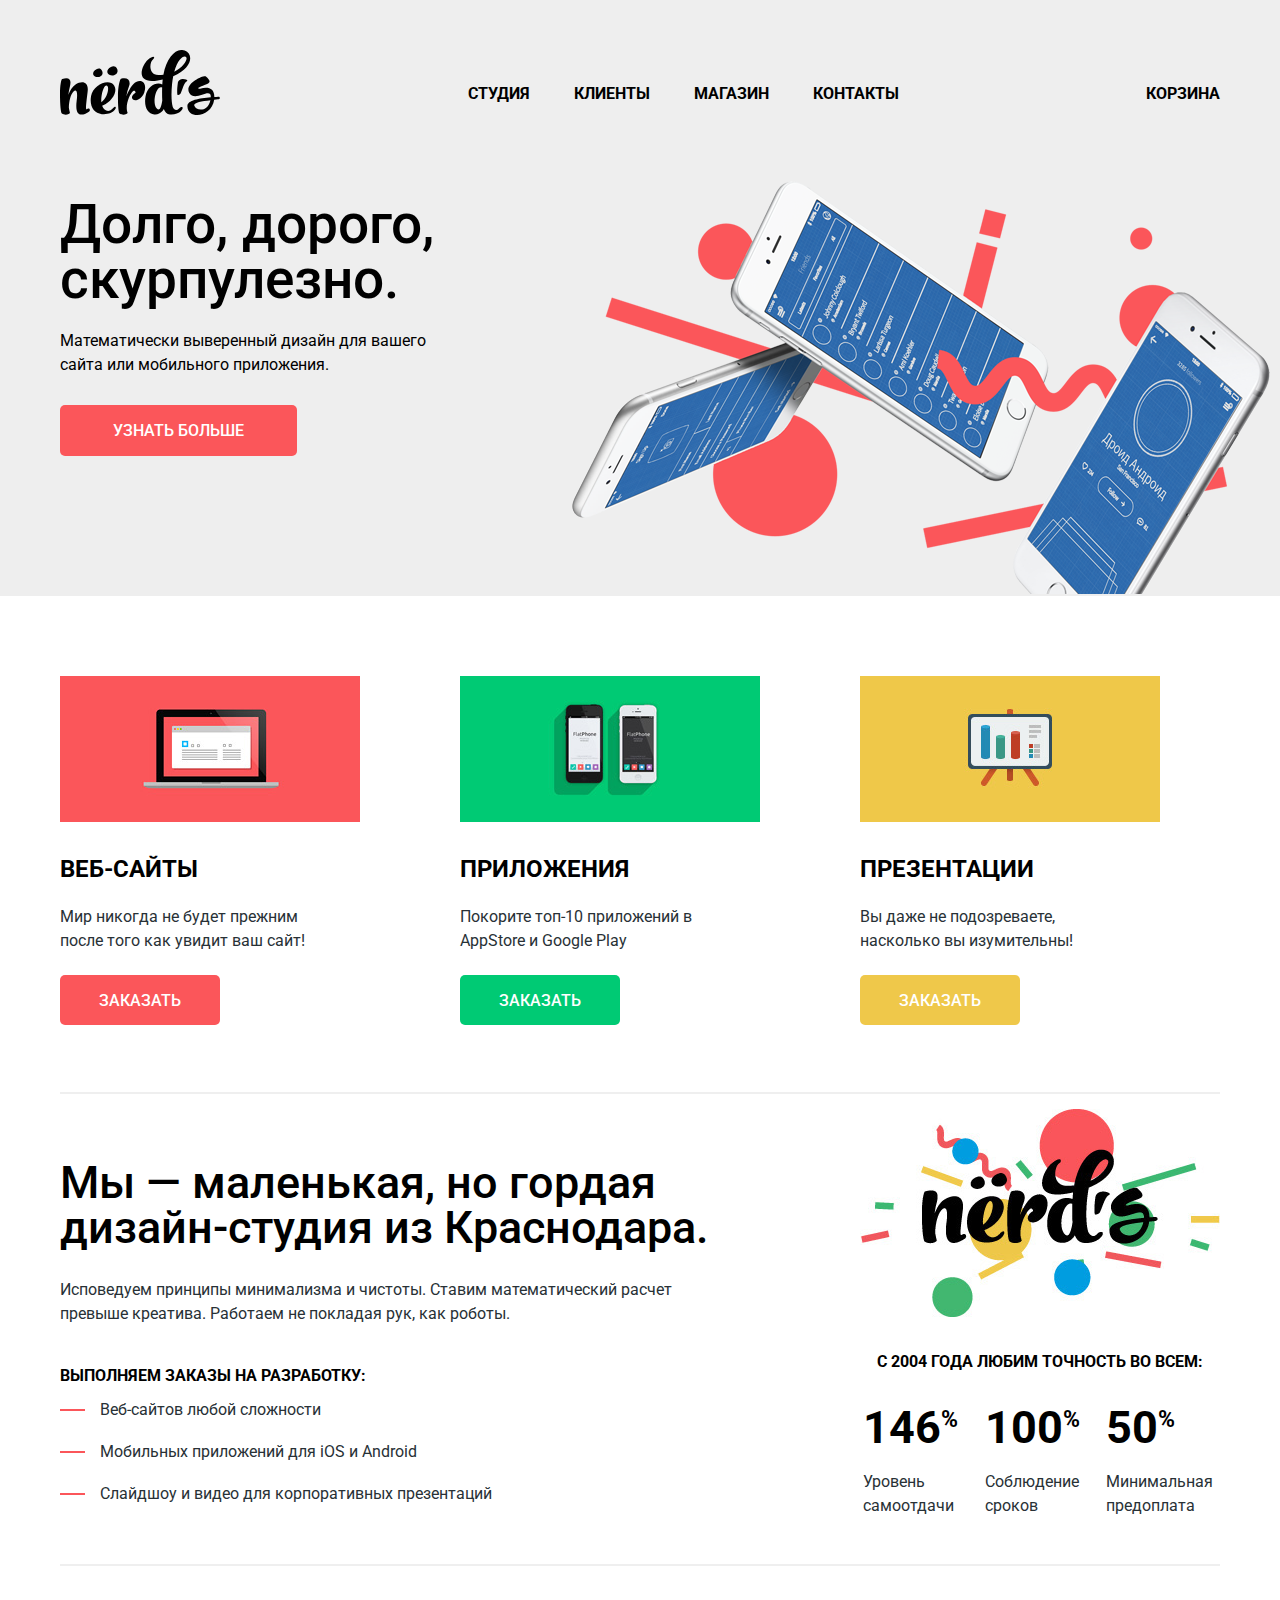
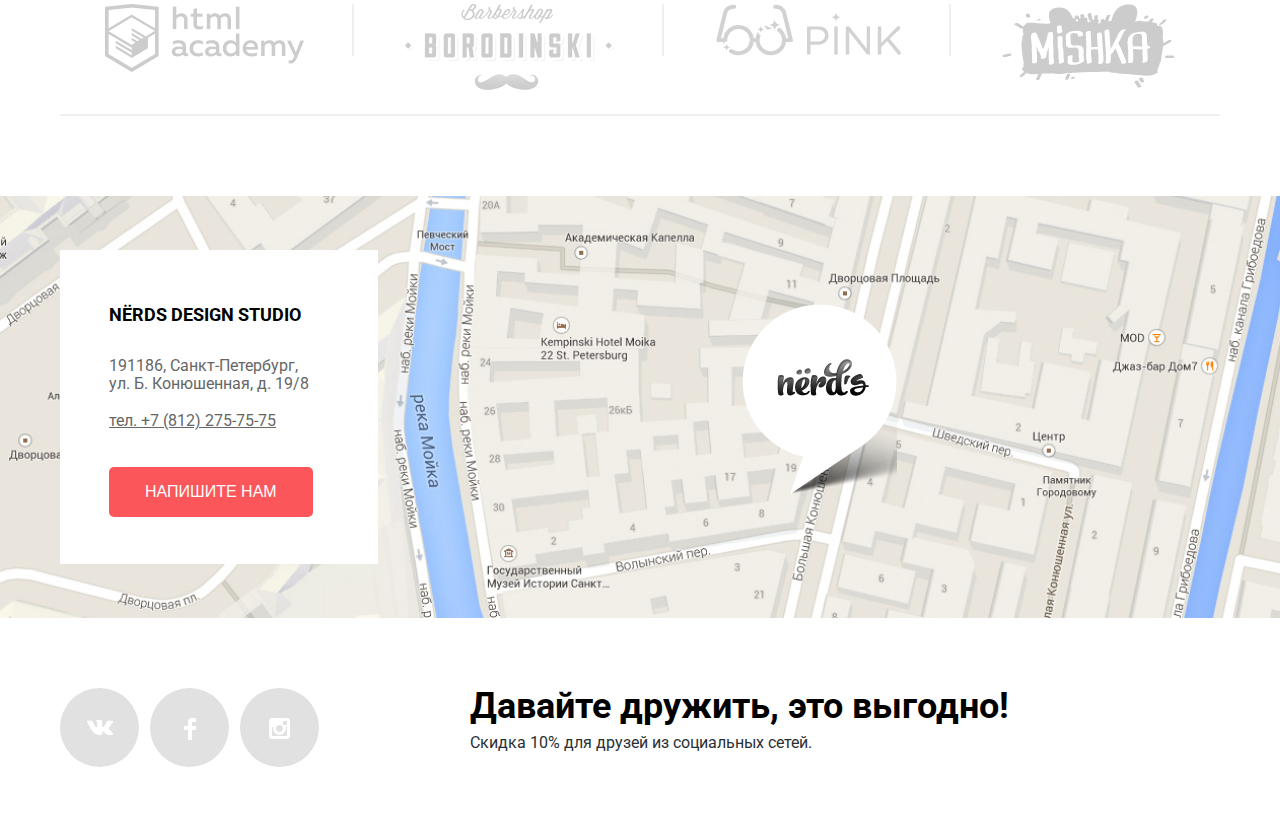
<file: index.html>
<!DOCTYPE html>
<html lang="" xmlns="http://www.w3.org/1999/html">
<head>
    <meta charset="UTF-8">
    <meta name="viewport" content="width=device-width, initial-scale=1">
    <title>Nerds</title>
    <link href="css/style.css" rel="stylesheet">
    <link rel="css/stylesheet" href="css/normalize.css">
    <link href="https://fonts.googleapis.com/css?family=Roboto:400,500,700&display=swap" rel="stylesheet">
</head>
<body>
    
    <!--Header-->

    <header class="header">
        <div class="container">
            <div class="header__content">

                <div class="nav__img">
                    <a href="index.html"><img src="img/nerds-logo.svg" width="160" height="65" alt="" class="nav__image"></a>
                    </div>

                <nav class="nav">
                    <a href="#" class="nav__link">Студия</a>
                    <a href="#" class="nav__link">Клиенты</a>
                    <a href="catalog.html" class="nav__link">Магазин</a>
                    <a href="#" class="nav__link">Контакты</a>
                </nav>

                <div class="nav nav__user">
                    <a href="#" class="nav__link nav__user-link">Корзина</a>
                </div>

            </div> <!--/Header-content-->
        </div> <!--/container-->

        <section class="intro">
            <div class="container">
                <div class="intro__inner">
                <div class="intro__header">
                    <h1 class="intro__title">Долго, дорого, скурпулезно.</h1>
                    <div class="intro__text">
                        Математически выверенный дизайн 
                        для вашего сайта или мобильного приложения.
                    </div>
                    <a href="catalog.html" class="intro__button">Узнать больше</a>
                </div>
                <div class="intro__slider">
                    <img src="img/nerds-index-slide1.png" width="760" height="431" alt="slide1" class="intro__slide">
                </div>
            </div>
            </div>
        </section>
    </header>

    <main>

    <section class="goods">
        <div class="container container--goods">
            <div class="goods__list">
                <div class="goods__item">
                    <img src="img/illustration-1.jpg.jpg" alt="web">
                    <div class="goods__item-header">
                        <h3 class="goods__item-title">Веб-сайты</h3>
                    </div>
                    <div class="goods__item-text">
                        Мир никогда не будет прежним <br> после того как увидит ваш сайт!
                    </div>
                    <a href="catalog.html" class="goods__button">Заказать</a>
                </div>
                <div class="goods__item">
                    <img src="img/illustration-2.jpg.jpg" alt="app">
                    <div class="goods__item-header">
                        <h3 class="goods__item-title">Приложения</h3>
                    </div>
                    <div class="goods__item-text">
                        Покорите топ-10 приложений в AppStore и Google Play
                    </div>
                    <a href="catalog.html" class="goods__button goods__button--green">Заказать</a>
                </div>
                <div class="goods__item">
                    <img src="img/illustration-3.jpg.jpg" alt="">
                    <div class="goods__item-header">
                        <h3 class="goods__item-title">Презентации</h3>
                    </div>
                    <div class="goods__item-text">
                        Вы даже не подозреваете, <br> 
                        насколько вы изумительны!
                    </div>
                    <a href="catalog.html" class="goods__button goods__button--yellow">Заказать</a>
                </div>
            </div>
        </div>
    </section>

    <!--DIVIDER-->
    <div class="container">
   <hr class="divider">
    </div>

    <!--about-->

    <section class="about">
        <div class="container">
            <div class="about__inner">
                <div class="about__description">
                    <h1 class="about__title">Мы — маленькая, но гордая
                        дизайн-студия из Краснодара. 
                    </h1>

                        <div class="about__text">Исповедуем принципы минимализма и чистоты. Ставим математический расчет
                            превыше креатива. Работаем не покладая рук, как роботы.
                        </div>

                        <div class="about__orders">
                            <h3 class="orders__title">Выполняем заказы на разработку:</h3>
                            <ul class="orders__list">
                                <li class="orders__item">Веб-сайтов любой сложности</li>
                                <li class="orders__item">Мобильных приложений для iOS и Android</li>
                                <li class="orders__item">Слайдшоу и видео для корпоративных презентаций</li>
                            </ul>
                        </div> 
                </div>
                <div class="about__stat">
                    <img src="img/nerds-illustration.jpg" alt="" class="stat__img">
                    <div class="stat__title">с 2004 года Любим точность во всем:</div>
                    <table class="stat__table">
                        <tr>
                            <th class="stat__lvl">146<sup class="stat__lvl-sup">%</sup></th><th class="stat__lvl">100<sup class="stat__lvl-sup">%</sup></th><th class="stat__lvl">50<sup class="stat__lvl-sup">%</sup></th>
                            <tr class="stat__row"><td class="stat__text">Уровень самоотдачи</td><td class="stat__text">Соблюдение сроков</td><td class="stat__text">Минимальная предоплата</td></tr>
                        </tr>
                    </table>
                </div>
            </div>
        </div>
    </section>

 <!--DIVIDER-->
 <div class="container">
    <hr class="divider">
     </div>

     <!--logos-->

     <div class="logos">
         <div class="container">
             <div class="logos__list">
                 <div class="logos__item">

                    <a href="#"><img src="img/logo-1.png" alt="" class="logos__item-link"></a>
                    
                 </div>
                 <div class="logos__item">

                    <a href="#"><img src="img/logo-2.png" alt="" class="logos__item-link logos__item-link--barber"></a>

                 </div>
                 <div class="logos__item">

                     <a href="#"><img src="img/logo-3.png" alt="" class="logos__item-link logos__item-link--pink"></a>

                 </div>
                 <div class="logos__item">

                     <a href="#"><img src="img/logo-4.png" alt="" class="logos__item-link logos__item-link--mishka"></a>

                 </div>
             </div>
         </div>
     </div>

    <!--DIVIDER-->
    <div class="container">
        <hr class="divider">
        </div>

        <!--MAP-->

        <div class="map">
            <div class="container">
                <div class="map__inner">
                <div class="contacts">
                    <span class="contacts__title">NЁRDS DESIGN STUDIO</span>

                    <address class="contacts__addres">191186, Санкт-Петербург, 
                        ул. Б. Конюшенная, д. 19/8
                        </address>

                        <div class="contacts__phone">
                        <a class="contacts__num" href="tel:+78122757575">тел. +7 (812) 275-75-75</a>
                        </div>

                        <button  class="contacts__btn ">Напишите нам</button>
                </div>
            </div>
            </div>
        </div>

    </main>

    <!--Footer-->

    <footer class="footer">
        <div class="container">
            <div class="footer__inner">
            <div class="footer__social">

                <div class="social__item">
                    <a href="#" class="social__link">
                <img class="social__img" src="img/vk-icon.svg" width="26"  alt="">
                    </a>
                </div>
                
                 <div class="social__item">
                    <a href="#" class="social__link">
                <img class="social__img" src="img/fb-icon.svg" width="12" alt="">
                    </a>
                </div>
            
                <div class="social__item">
                    <a href="#" class="social__link">
                <img class="social__img" src="img/insta-icon.svg" width="21" alt="">
                    </a>
                </div>
             
            </div>

            <div class="footer__friends">
                <h1 class="friends__title">Давайте дружить, это выгодно!</h1>
                <div class="friends__discount">Скидка 10% для друзей из социальных сетей.</div>
            </div>
        </div>
        </div>
    </footer>

    <div class="relative">
    <section class="modal modal-show">
        <div class="modal__dialog">
            <div class="modal__header">
            <h1 class="modal__title">Напишите нам</h1>
            <div class="modal__close"></div>
            </div>
            <form action="#" method="POST" class="modal__form">
                <div class="form__name">
                <label for="name">Ваше имя:</label>
                <input type="text" class="input__modal input__modal__name" id="name" placeholder="Имя Фамилия"> 
                 </div>
                 <div class="form__email">
                    <label for="email">Ваш e-mail:</label>
                    <input type="email" class="input__modal input__modal_email" id="email" placeholder="email@example.com"> 
                </div>
            </form>
            <span class="textarea__text">Текст письма:</span>
            <div class="form__textarea">
                <textarea class="modal__textarea" name="text" id="text" placeholder="В свободной форме"></textarea>
            </div>
            <button class="modal__btn">Отправить</button>
        </div>
    </section>
</div>

    <script src="js/modal.js"></script>
</body>
</html>
</file>
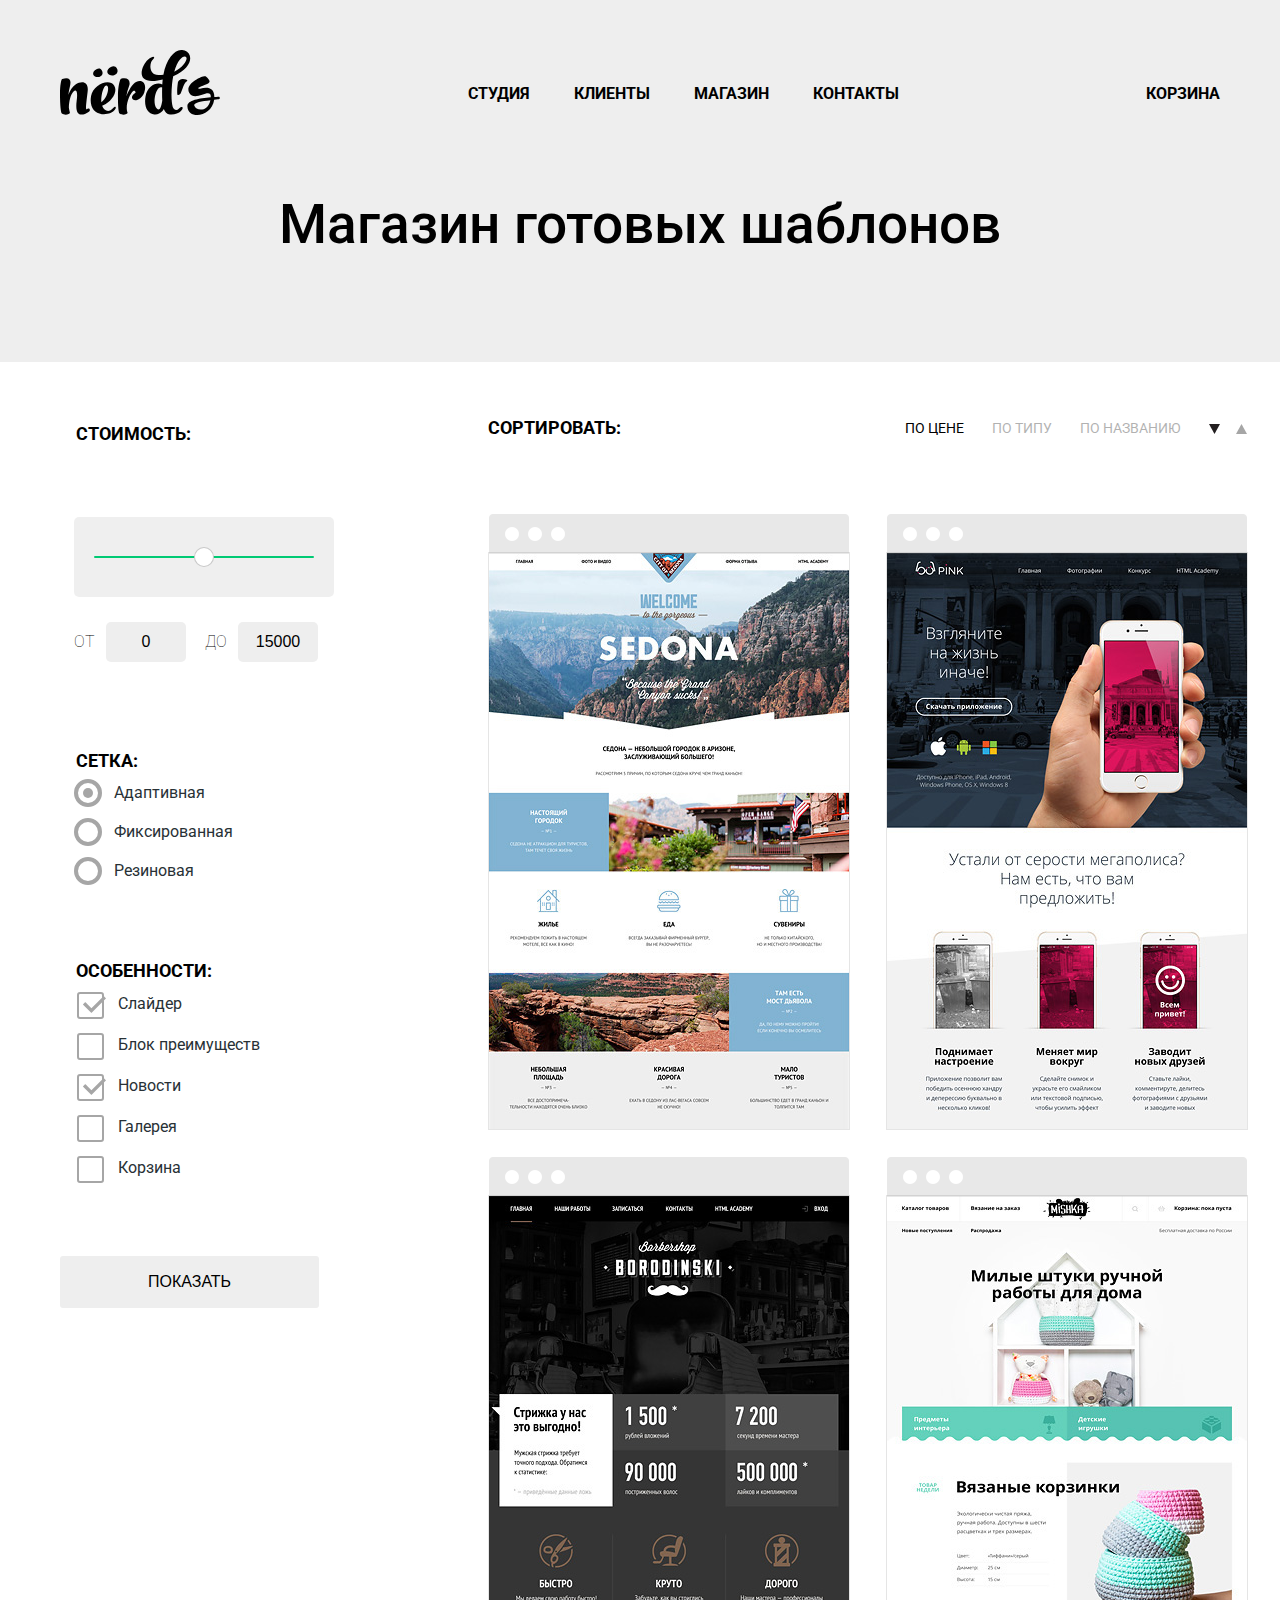
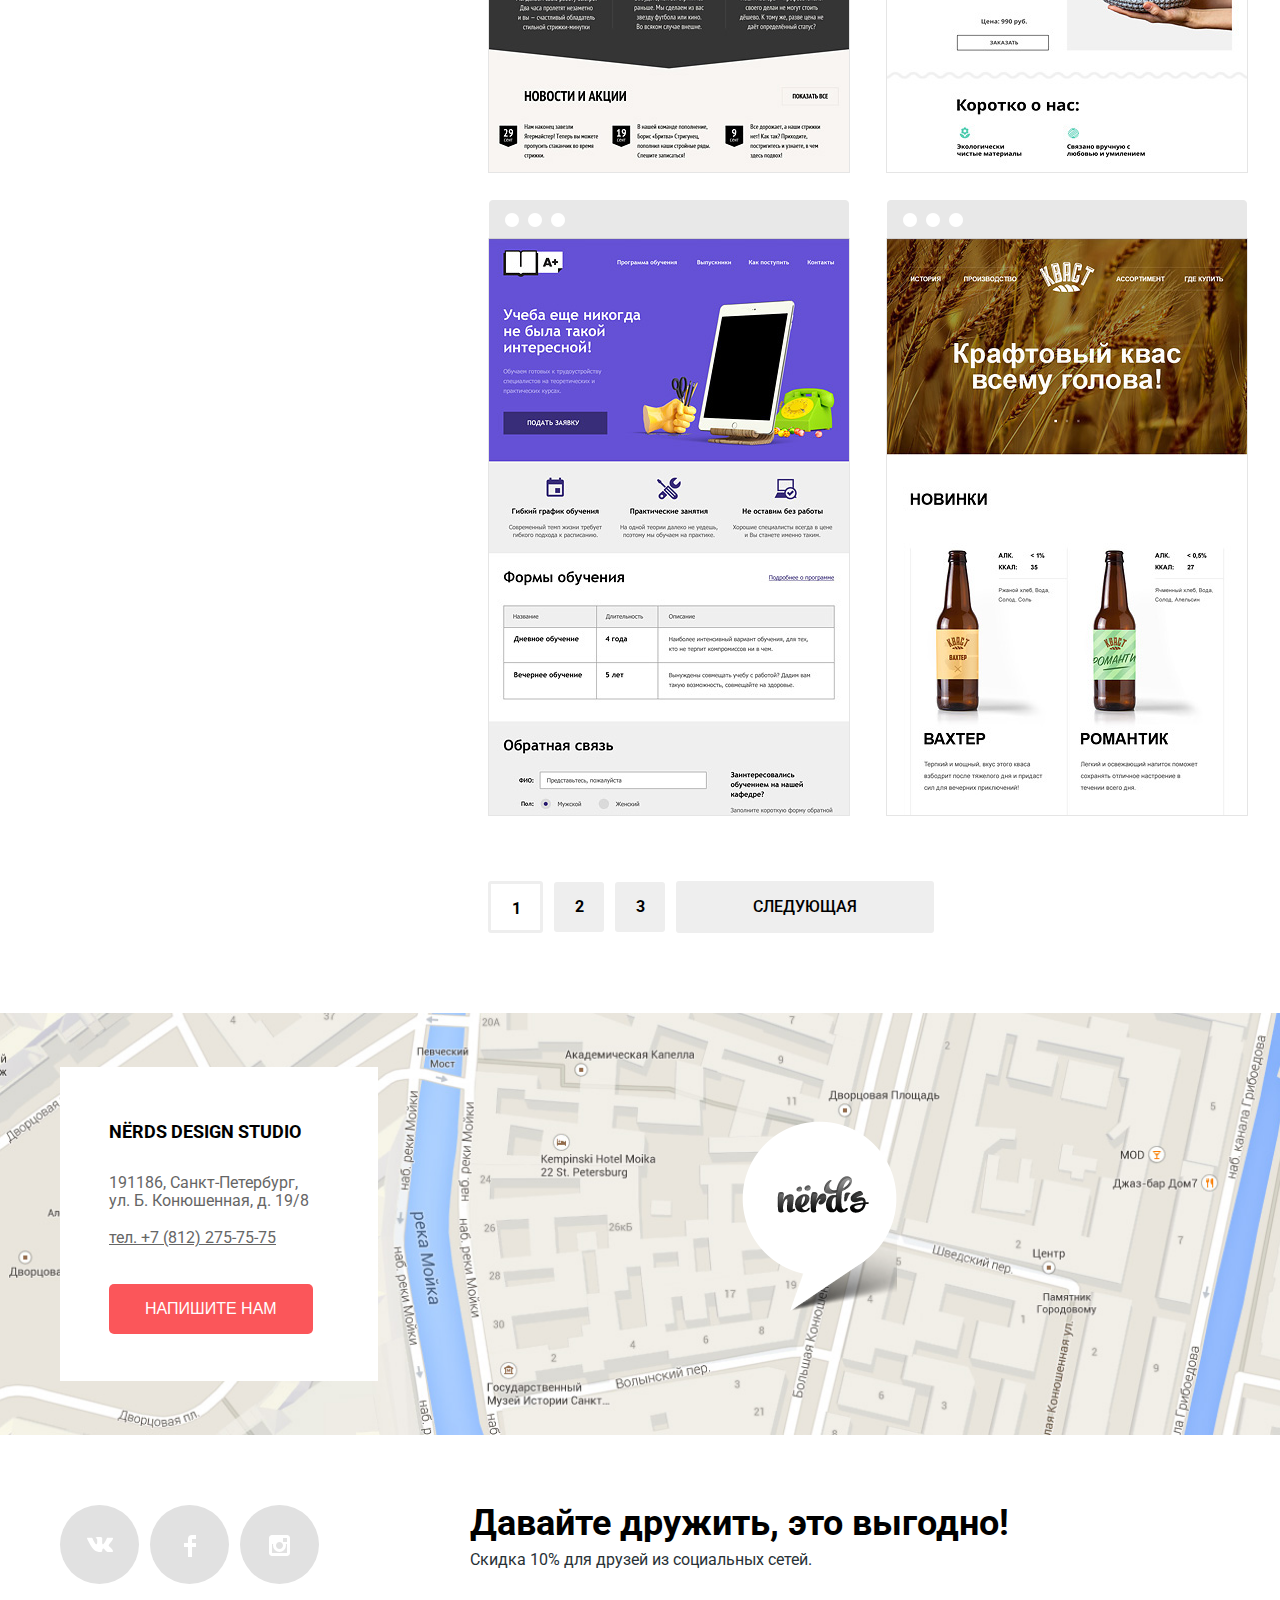
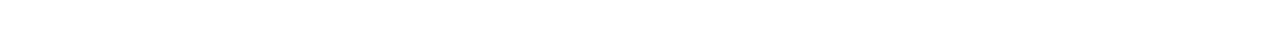
<file: catalog.html>
<!DOCTYPE html>
<html lang="en">
<head>
    <meta charset="UTF-8">
    <meta name="viewport" content="width=device-width, initial-scale=1">
    <title>Nerds</title>
    <link href="css/style.css" rel="stylesheet">
    <link rel="css/stylesheet" href="css/normalize.css">
    <link href="https://fonts.googleapis.com/css?family=Roboto:400,500,600,700&display=swap" rel="stylesheet"></head>
<body>

    <!--Header-->

    <header class="header header__catalog">
        <div class="container">
            <div class="header__content">

                <div class="nav__img">
                    <a href="index.html"><img src="img/nerds-logo.svg" width="160" height="65" alt="" class="nav__image"></a>
                    </div>

                <nav class="nav">
                    <a href="#" class="nav__link">Студия</a>
                    <a href="#" class="nav__link">Клиенты</a>
                    <a href="catalog.html" class="nav__link">Магазин</a>
                    <a href="#" class="nav__link">Контакты</a>
                </nav>

                <div class="nav nav__user">
                    <a href="#" class="nav__link nav__user-link"">Корзина</a>
                </div>

            </div> <!--/Header-content-->
            <div class="header__main-title">
                <h1 class="header__title">Магазин готовых шаблонов</h1>
            </div>
        </div> <!--/container-->
        </header>

        <main class="inner-page container">
            <section class="filters">
           <form action="#" method="GET">

            <fieldset class="price">
                <legend class="title price__title">Стоимость:</legend>
                <input type="range" class="price__range" name="range" value="range">
                <p class="range-display">
                    <label><span class="from">От</span>
                      <input type="text" name="min-price" value="0" class="price__min">
                    </label>
                    <label><span class="from">До</span>
                      <input type="text" name="max-price" value="15000" class="price__min">
                    </label>
                  </p>
            </fieldset>

            <fieldset class="grid">
                <legend class="title">Сетка:</legend>

                <ul>
                <li class="filter__option">

                    <input type="radio" class="filter__input-radio" name="product__group" value="adapt" id="filter__adapt"checked>
                    <label class="label radio__label" for="filter__adapt">Адаптивная</label>

                <li class="filter__option">

                    <input type="radio" class="filter__input-radio" name="product__group" value="fix" id="filter__fix" >
                    <label class="label radio__label" for="filter__fix">Фиксированная</label>

                </li>  

                <li class="filter__option">

                    <input type="radio" class="filter__input-radio" name="product__group" value="adapt" id="filter__rubber" >
                    <label class="label radio__label" for="filter__rubber">Резиновая </label>
                </li>
            </ul>
            </fieldset>

            <fieldset class="features">
                <legend class="title">Особенности:</legend>
                <ul>
                    <li class="features__item">
                        <input type="checkbox" class="filter__input-checkbox" name="slide" id="slide" checked>
                        <label class="label checkbox__label" for="slide">Слайдер</label>
                    </li>

                    <li class="features__item">
                        <input type="checkbox" class="filter__input-checkbox" name="block-features" id="block-features">
                        <label class="label checkbox__label" for="block-features">Блок преимуществ</label>
                    </li>

                    <li class="features__item">
                        <input type="checkbox" class="filter__input-checkbox" name="news" id="news" checked>
                        <label class="label checkbox__label" for="news">Новости</label>
                    </li>

                    <li class="features__item">
                        <input type="checkbox" class="filter__input-checkbox" name="gallery" id="gallery">
                        <label class="label checkbox__label" for="gallery">Галерея</label>
                    </li>

                    <li class="features__item">
                        <input type="checkbox" class="filter__input-checkbox" name="cart" id="cart">
                        <label class="label checkbox__label" for="cart">Корзина</label>
                    </li>
                </ul>
            </fieldset>
            <button class="form__btn" type="submit">Показать</button>
           </form>
        </section>

        <section class="catalog__goods">
            <div class="goods__inner">
                <h3 class="goods__header">Сортировать:</h3>
            <div class="goods__type">
                <span class="goods__text--active goods__text">По цене</span>
                <span class="goods__text">по типу</span>
                <span class="goods__text">по названию</span>
                <button type="submit" class="goods__btn btn-down"></button>
                <button type="submit" class="goods__btn btn-up"></button>
            </div>
        </div>
        <div class="carts">
            <div class="carts__list">

                <div class="carts__item">
                    <img src="img/sedona.jpg" alt="" class="carts__img">
                    <div class="carts__desc">
                        <h3 class="desc__title">Sedona</h3>
                        <div class="desc__text">Информационный сайт <br>
                            для туристов
                        </div>
                        <button class="carts__btn">9 900 РУБ</button>
                    </div>
                </div>

                <div class="carts__item">
                    <img src="img/pink.jpg" alt="" class="carts__img">
                    <div class="carts__desc">
                        <h3 class="desc__title">PINK APP</h3>
                        <div class="desc__text">Продуктовый лендинг <br>
                            приложения для iOS и Android
                        </div>
                        <button class="carts__btn">9 900 РУБ</button>
                    </div>
                </div>

                <div class="carts__item">
                    <img src="img/barbershop.jpg" alt="" class="carts__img">
                    <div class="carts__desc">
                        <h3 class="desc__title">BARbershop</h3>
                        <div class="desc__text">Сайт салоны красоты. <br>Для мужчин, да.
                        </div>
                        <button class="carts__btn">9 900 РУБ</button>
                    </div>
                </div>

                <div class="carts__item">
                    <img src="img/mishka.jpg" alt="" class="carts__img">
                    <div class="carts__desc">
                        <h3 class="desc__title">Sedona</h3>
                        <div class="desc__text">Интернет-магазин <br>
                            вязаных игрушек 
                           
                        </div>
                        <button class="carts__btn">9 900 РУБ</button>
                    </div>
                </div>

                <div class="carts__item">
                    <img src="img/aplus.jpg" alt="" class="carts__img">
                    <div class="carts__desc">
                        <h3 class="desc__title">A plus</h3>
                        <div class="desc__text">Лендинг курсов <br> повышения квалификации
                        </div>
                        <button class="carts__btn">9 900 РУБ</button>
                    </div>
                </div>

                <div class="carts__item">
                    <img src="img/kvast.jpg" alt="" class="carts__img">
                    <div class="carts__desc">
                        <h3 class="desc__title">Kvast</h3>
                        <div class="desc__text">Промо-сайт производителя <br>
                            крафтового кваса
                        </div>
                        <button class="carts__btn">9 900 РУБ</button>
                    </div>
                </div>
            </div>
        </div>
        <div class="pagination__list">
                <a href="#" class="pagination__item pagination__item--active">1</a>

                <a href="#" class="pagination__item">2</a>

                <a href="#" class="pagination__item">3</a>

                <a href="#" class="pagination__btn">Следующая</a>
        </div>
        </section>
    </main>
    
    <div class="map">
        <div class="container">
            <div class="map__inner">
            <div class="contacts">
                <span class="contacts__title">NЁRDS DESIGN STUDIO</span>

                <address class="contacts__addres">191186, Санкт-Петербург, 
                    ул. Б. Конюшенная, д. 19/8
                    </address>

                    <div class="contacts__phone">
                    <a class="contacts__num" href="tel:+78122757575">тел. +7 (812) 275-75-75</a>
                    </div>

                    <button href="#" class="contacts__btn">Напишите нам</button>
            </div>
        </div>
        </div>
    </div>

    <!--Footer-->

    <footer class="footer">
        <div class="container">
            <div class="footer__inner">
            <div class="footer__social">

                <div class="social__item">
                    <a href="#" class="social__link">
                <img class="social__img" src="img/vk-icon.svg" width="26"  alt="">
                    </a>
                </div>
                
                 <div class="social__item">
                    <a href="#" class="social__link">
                <img class="social__img" src="img/fb-icon.svg" width="12" alt="">
                    </a>
                </div>
            
                <div class="social__item">
                    <a href="#" class="social__link">
                <img class="social__img" src="img/insta-icon.svg" width="21" alt="">
                    </a>
                </div>
             
            </div>

            <div class="footer__friends">
                <h1 class="friends__title">Давайте дружить, это выгодно!</h1>
                <div class="friends__discount">Скидка 10% для друзей из социальных сетей.</div>
            </div>
        </div>
        </div>
    </footer>

    <div class="relative">
  <section class="modal modal-show">
        <div class="modal__dialog">
            <div class="modal__header">
            <h1 class="modal__title">Напишите нам</h1>
            <div class="modal__close"></div>
            </div>
            <form action="#" method="POST" class="modal__form">
                <div class="form__name">
                <label for="name">Ваше имя:</label>
                <input type="text" class="input__modal input__modal__name" id="name" placeholder="Имя Фамилия"> 
                 </div>
                 <div class="form__email">
                    <label for="email">Ваш e-mail:</label>
                    <input type="email" class="input__modal input__modal_email" id="email" placeholder="email@example.com"> 
                </div>
            </form>
            <span class="textarea__text">Текст письма:</span>
            <div class="form__textarea">
                <textarea class="modal__textarea" name="text" id="text" placeholder="В свободной форме"></textarea>
            </div>
            <button class="modal__btn">Отправить</button>
        </div>
    </section>
</div>

    <script src="js/modal.js"></script>
</body>
</html>
</file>
<file: css/style.css>
body {
    margin: 0;
    padding: 0;
    font-family: 'Roboto', sans-serif;
    font-size: 16px;
    line-height: 24px;
    font-weight: 700;
    color: black;

    background-color: white;
}

.visually-hidden:not(:focus):not(:active),
input[type="checkbox"].visually-hidden,
input[type="radio"].visually-hidden {
    position: absolute;

    width: 1px;
    height: 1px;
    margin: -1px;
    border: 0;
    padding: 0;

    white-space: nowrap;

    clip-path: inset(100%);
    clip: rect(0 0 0 0);
    overflow: hidden;
}

ul {
    margin: 0;
    padding: 0;

    list-style: none;
}

h1,h2,h3,h4 {
    margin: 0;
    padding: 0;
}

fieldset {
    border: none;
}


/*container*/

.container {
    width: 100%;
    max-width: 1160px;
    margin: 0 auto;
    padding: 0 20px;
}

/*divider*/

.divider {
    display: block;
    background-color: #eeee;
    color: #eee;
    height: 2px;
    border: none;

}

/*Header*/

.header {
    padding-top: 50px;
    padding-bottom: 153px;

    background-color: #eeeeee;
}

.header__content {
    display: flex;
    justify-content: space-between;
    align-items: center;
}

.nav {
    font-size: 16px;
    line-height: 30px;
    text-transform: uppercase;
    padding-top: 15px;
    
}
.nav__link {
    text-decoration: none;
    color: black;
    margin-left: 40px;
    transition:color 0.1s linear;
    -webkit-transition:color 0.1s linear;
    -moz-transition:color 0.1s linear;
    -ms-transition:color 0.1s linear;
    -o-transition:color 0.1s linear;
}
.nav__link:first-child {
    margin-left: 0;
}
.nav__link:hover {
    color: #fb565a;
}
.nav__link:active {
    color: black;
    opacity: 0.3;
}
.nav__image:hover {
    opacity: 0.8;
}
.nav__image:active {
    opacity: 0.3;
}

/*intro*/


.intro__inner {
    display: flex;
    justify-content: space-between;
}

.intro__header {
    position: relative;
    width: 380px;
    margin-top: 75px;
}
.intro__title {
    font-size: 55px;
    line-height: 55px;
    margin-bottom: 22px;
    font-weight: 500;
}
.intro__text {
    font-size: 16px;
    line-height: 24px;
    font-weight: normal;
    margin-bottom: 42px;
}
.intro__button {
    padding: 16px 53px;

    font-size: 16px;
    font-weight: 500;
    line-height: 18px;

    text-transform: uppercase;
    text-decoration: none;

    color: #fff;
    background-color: #fb565a;

    border-radius: 5px ;
    -webkit-border-radius: 5px ;
    -moz-border-radius: 5px ;
    -ms-border-radius: 5px ;
    -o-border-radius: 5px ;

    transition: 0.1s linear;
    -webkit-transition: 0.1s linear;
    -moz-transition: 0.1s linear;
    -ms-transition: 0.1s linear;
    -o-transition: 0.1s linear;
}
.intro__button:hover {
    background-color: #e74246;
}
.intro__button:active {
    background-color: #d7373b;
    color: rgba(255, 255, 255, 0.3);
}
.intro__slider {
    width: 760px;
}

.intro__slide {
    position: absolute;
    top: 164px;
    left: 42%;
}

/*Goods*/
.container--goods {
    width: 100%;
    max-width: 1100px;
    padding-right: 80px;
    margin: 0 auto;
}
.goods {
    margin: 80px 0;
}
.goods__list {
    display: flex;
    justify-content: space-between;
    
}
.goods__item {
    width: 300px;
}

.goods__item-header {
    margin-top: 25px;
    margin-bottom: 21px;
}
.goods__item-title {
    font-size: 24px;
    line-height: 30px;
    font-weight: bold;

    text-transform: uppercase;
}
.goods__item-text {
    font-size: 16px;
    line-height: 24px;

    color: #283136;

    font-weight: normal;

    margin-bottom: 35px;
}
.goods__button {
    padding: 15.5px 39px;

    font-size: 16px;
    line-height: 18px;
    font-weight: 500;

    color: white;
    background-color: #fb565a;

    text-decoration: none;
    text-transform: uppercase;

    border-radius: 5px;
    -webkit-border-radius: 5px;
    -moz-border-radius: 5px;
    -ms-border-radius: 5px;
    -o-border-radius: 5px;

    transition: background-color 0.1s linear ;
    -webkit-transition: background-color 0.1s linear ;
    -moz-transition: background-color 0.1s linear ;
    -ms-transition: background-color 0.1s linear ;
    -o-transition: background-color 0.1s linear ;
}
.goods__button:hover {
    background-color: #e74246;
}
.goods__button:active {
    background-color: #d7373b;
    color:  rgba(255, 255, 255, 0.3);
}
.goods__button--green {
    background-color: #00ca74;
}
.goods__button--green:hover {
    background-color: #00bc6c;
}
.goods__button--green:active {
    background-color: #00aa62;
    color:  rgba(255, 255, 255, 0.3);
}
.goods__button--yellow {
    background-color: #efc84a;
}
.goods__button--yellow:hover {
    background-color: #eab534;
}
.goods__button--yellow:active {
    background-color: #e5a722;
    color:  rgba(255, 255, 255, 0.3);
}

/*About*/
.about {
    margin-top: -15px;
    
    padding-bottom: 13px;
}
.about__inner {
    display: flex;
    justify-content: space-between;
    align-items: center;
}
.about__description {
    width: 680px;
}

.about__stat {
    width: 360px;
}
.about__title {
    font-size: 45px;
    line-height: 45px;
    font-weight: 500;

    padding-top: 73px;
    margin-bottom: 28px;
}
.about__text {
    font-size: 16px;
    line-height: 24px;
    color: #283136;
    font-weight: 400;

    margin-bottom: 38px;
}
.orders__title {
    font-size: 16px;
    line-height: 24px;
    font-weight: bold;

    text-transform: uppercase;
}
.orders__list {
    font-weight: 400;
    color: #283136;

    margin-bottom: 29px;

    list-style: none;
}
.orders__item {
    position: relative;
    padding-top: 10px;
    padding-bottom: 8px;
    margin-left: 40px;
}
.orders__item::after {
    content: "";

    position: absolute;
    top: 21px;
    left: -40px;
    z-index: 1;

    width: 25px;
    height: 2px;

    background-color: #fb565a;
}


/*table*/
.stat__img {
    padding-bottom: 26px;
}
.stat__title {
    font-size: 16px;
    line-height: 24px;

    text-transform: uppercase;
    text-align: center;

    margin-bottom: 38px;
}


.stat__lvl {
    font-size: 45px;
    line-height: 10px;
    text-align: left;

    padding-bottom: 34px;
    padding-right: 22px;
}
.stat__lvl-sup {
    font-size: 23px;
}

.stat__text {
   

    text-align: left;
    font-size: 16px;
    line-height: 24px;
    font-weight: 400;
    

    

    color: #283136;
}


/*Logos*/

.logos {
    padding-top: 30px;
    padding-bottom: 50px;
    
}

.logos__list {
    display: flex;
    justify-content: space-between;
    padding: 0 45px;
}
.logos__item {
    border-right: 2px solid #eeee;
    max-height: 52px;
    padding-right: 48px;
}
.logos__item:last-child {
    border: 0;
    padding-right: 0;
}

.logos__item-link:active {
    opacity: 0.1;
}

.logos__item-link:hover {
   background-image: url(../img/logo-1.hover.png);
    background-repeat: no-repeat;
}
.logos__item-link--barber:hover {
   background-image: url(../img/logo-2.hover.png);
    background-repeat: no-repeat;
}
.logos__item-link--pink:hover {
   background-image: url(../img/logo-3.hover.png);
    background-repeat: no-repeat;
}
.logos__item-link--mishka:hover {
   background-image: url(../img/logo-4.hover.png);
    background-repeat: no-repeat;
}

/*MAP*/

.map {
    position: relative;
    margin-top: 80px;
    
    background-image: url(../img/map.jpg);
    background-repeat: no-repeat;
    background-color: #eee;
    background-size: cover;
    background-position:  center;
  
}
.map::after {
    content: "";
    
    background-image: url('../img/map-marker.png');
    top: 25%;
    left: 58%;
    width: 155px;
    height: 193px;
    background-repeat: no-repeat; 
    position: absolute;
}
.map__inner {
    padding: 54px 0;
}

.contacts {
    width: 204px;

    background-color: #fff;
    padding-top: 50px;
    padding-left: 49px;
    padding-right: 65px;
    padding-bottom: 47px;
}

.contacts__title {
    display: inline-block;

    font-size: 18px;
    line-height: 30px;
    
    margin-bottom: 27px;
}
.contacts__addres {
    display: block;


    font-size: 16px;
    line-height: 18px;
    font-weight: 400;
    font-style: normal;

    color: #666666;

    margin-bottom: 16px;
}
.contacts__num {
    display: inline-block;


    font-size: 16px;
    line-height: 18px;
    font-weight: 400;

    color: #666666;

    margin-bottom: 37px;
}
.contacts__btn {
    
    display: inline-block;
    vertical-align: top;
    padding: 16px 36px;

    color: white;
    background-color: #fb565a;
    font-weight: normal;
    
    font-size: 16px;
    line-height: 18px;

    text-decoration: none;
    text-transform: uppercase;

    border: 0;
    border-radius: 5px;
    -webkit-border-radius: 5px;
    -moz-border-radius: 5px;
    -ms-border-radius: 5px;
    -o-border-radius: 5px;

    transition: background-color 0.1s linear ;
    -webkit-transition: background-color 0.1s linear ;
    -moz-transition: background-color 0.1s linear ;
    -ms-transition: background-color 0.1s linear ;
    -o-transition: background-color 0.1s linear ;
}
.contacts__btn:hover {
    background-color: #e74246;
}
.contacts__btn:active {
    background-color: #d7373b;
    color:  rgba(255, 255, 255, 0.3);
}


/*footer*/

.footer {
    position: relative;
    padding: 70px 0;
}
.footer__inner {
    display: flex;
    
}
.footer__social {
    display: flex;
    
    margin-right: 140px;
}
.social__item {
    display: flex;
    align-items: center;
    background-color: #e1e1e1;
    width: 79px;
    height: 79px;
    margin-right: 11px;
    border-radius: 50%;
    -webkit-border-radius: 50%;
    -moz-border-radius: 50%;
    -ms-border-radius: 50%;
    -o-border-radius: 50%;
    transition:background 0.1s linear;
    -webkit-transition:background 0.1s linear;
    -moz-transition:background 0.1s linear;
    -ms-transition:background 0.1s linear;
    -o-transition:background 0.1s linear;
}
.social__item:hover {
    background-color: #e74246;
}
.social__item:active {
    background-color: #d7373b;
}
.social__link {
    display: block;
    width: 100%;
    text-align: center;
    height: 100%;
    margin-top: 60px;
}
.social__link:active {
    opacity: 0.3;
}
.friends__title {
    font-size: 36px;
    line-height: 36px;

    margin-bottom: 8px;
}
.friends__discount {
    font-size: 16px;
    line-height: 22px;
    color: #283136;
    font-weight: 400;
}




       /*!CATALOG*/

.inner-page {
    display: flex;
    
}

/*HEADER*/
.header__catalog {
    padding-bottom: 110px;
}

.header__title {
    font-size: 55px;
    font-weight: 500;
    line-height: 55px;
    text-align: center;

    margin-top: 75px;
}

/*PRICE*/

input[type=range] {
    -webkit-appearance: none;
    width: 220px;
    margin: 9px 0;
    background-color: #eeee;
    padding: 39px 20px;
    border-radius: 5px;
    -webkit-border-radius: 5px;
    -moz-border-radius: 5px;
    -ms-border-radius: 5px;
    -o-border-radius: 5px;
}
  input[type=range]:focus {
    outline: none;
  }
  input[type=range]::-webkit-slider-runnable-track {
    width: 100%;
    height: 2px;
    cursor: pointer;
    height: 2px;
    background: #00ca74;
    border-radius: 25px;
    border: 0px solid #040101;
  }
  input[type=range]::-webkit-slider-thumb {
    box-shadow: 0px 0px 0px rgba(0, 0, 0, 0), 0px 0px 0px rgba(13, 13, 13, 0);
    border: 1px solid rgba(0, 0, 0, 0.21);
    height: 20px;
    width: 20px;
    border-radius: 50px;
    background: #ffffff;
    cursor: pointer;
    -webkit-appearance: none;
    margin-top: -9px;
  }
  input[type=range]:focus::-webkit-slider-runnable-track {
    background: #00ca74;
  }
  input[type=range]::-moz-range-track {
    width: 100%;
    height: 2px;
    cursor: pointer;
    box-shadow: 1px 1px 1px #000000, 0px 0px 1px #0d0d0d;
    background: #00ca74;
    border-radius: 25px;
    border: 0px solid #040101;
  }
  input[type=range]::-moz-range-thumb {
    box-shadow: 0px 0px 0px rgba(0, 0, 0, 0), 0px 0px 0px rgba(13, 13, 13, 0);
    border: 1px solid rgba(0, 0, 0, 0.21);
    height: 20px;
    width: 20px;
    border-radius: 50px;
    background: #ffffff;
    cursor: pointer;
  }

  input[type=range]::-ms-track {
    width: 100%;
    height: 2px;
    cursor: pointer;
    background: transparent;
    border-color: transparent;
    color: transparent;
  }
  input[type=range]::-ms-fill-lower {
    background: #00ca74;
    border: 0px solid #040101;
    border-radius: 50px;
    box-shadow: 1px 1px 1px #000000, 0px 0px 1px #0d0d0d;
  }
  input[type=range]::-ms-fill-upper {
    background: #00ca74;
    border: 0px solid #040101;
    border-radius: 50px;
    box-shadow: 1px 1px 1px #000000, 0px 0px 1px #0d0d0d;
  }
  input[type=range]::-ms-thumb {
    box-shadow: 0px 0px 0px rgba(0, 0, 0, 0), 0px 0px 0px rgba(13, 13, 13, 0);
    border: 1px solid rgba(0, 0, 0, 0.21);
    height: 20px;
    width: 20px;
    border-radius: 50px;
    background: #ffffff;
    cursor: pointer;
    height: 2px;
  }
  input[type=range]:focus::-ms-fill-lower {
    background: #00ca74;
  }
  input[type=range]:focus::-ms-fill-upper {
    background: #00ca74;
  }


.title {
    text-transform: uppercase;
    font-size: 18px;
    line-height: 30px
  }
.price {
    width: 100%;
    margin-top: 57px;
   
}
.price__title {
    margin-bottom: 53px;
}

.range-display {
    width: 260px;
}

.price__min {
    width: 80px;
    display: inline-block;
    text-align: center;
    padding: 11px 0;
    margin-right: 15px;
    
    font-size: 16px;

    background-color: #eee;

    border-radius: 5px;
    border: none;
    -webkit-border-radius: 5px;
    -moz-border-radius: 5px;
    -ms-border-radius: 5px;
    -o-border-radius: 5px;
}
.from {
    font-size: 16px;
    line-height: 22px;
    font-weight: 40;
    text-transform: uppercase;
    margin-right: 7px;
}


/*grid*/

.grid {
    width: 160px;
    margin-top: 58px;
}
.label {
   font-size: 16px;
   line-height: 20px;
   color: #283136;
    font-weight: 400;
    cursor: pointer;

}

.filter__option {
    position: relative;
    padding-left: 28px;    
    margin-bottom: 15px;
}

.filter__input-radio {
    appearance: none;
    -webkit-appearance: none;
}

.radio__label::before {
    content: "";
    position: absolute;

    top: -2px;
    left: 0;

    display: block;
    width: 20px;
    height: 20px;
    border: 4px solid #a6a6a6;
    z-index: 1;

    border-radius: 50%;
    -webkit-border-radius: 50%;
    -moz-border-radius: 50%;
    -ms-border-radius: 50%;
    -o-border-radius: 50%;
}
.radio__label::after {
    content: "";
    position: absolute;
    top: 7px;
    left: 9px;
    z-index: 2;
    display: block;
    width: 10px;
    height: 10px;
    opacity: 0;
    background-color: #a6a6a6;
    border-radius: 50%;
    -webkit-border-radius: 50%;
    -moz-border-radius: 50%;
    -ms-border-radius: 50%;
    -o-border-radius: 50%;
   
}

.filter__input-radio:checked + .radio__label::after {
    opacity: 1;
}
.radio__label:hover::before {
    border-color: #4d4d4d;
}
.radio__label:hover::after {
    background-color: #4d4d4d;
}


.features {
    width: 200px;
    margin-top: 48px;
}


.features__item {
    position: relative;
    margin-bottom: 17px;
    margin-left: 33px;
    text-align: left;
}
.filter__input-checkbox {
    appearance: none;
    -webkit-appearance: none;
}

.checkbox__label::after {
    content: "";

    display: block;
    width: 23px;
    height: 23px;

    background-image: url(../img/checkbox-on.svg);
    background-repeat: no-repeat;
    background-size: 23px 23px;

    opacity: 0;

    position: absolute;
    top: 1px;
    left: -24px;
    z-index: 2;
}

.checkbox__label::before {
    content: "";

    display: block;
    width: 23px;
    height: 23px;
    border: 2px solid #a6a6a6;

    border-radius: 3px;
    -webkit-border-radius: 3px;
    -moz-border-radius: 3px;
    -ms-border-radius: 3px;
    -o-border-radius: 3px;

    position: absolute;

    top: 0;
    left: -30px;
    z-index: 1;

}

.filter__input-checkbox:checked + .checkbox__label::after{
    opacity: 1;
}


.checkbox__label:hover::before {
    border-color: #4d4d4d;
}
.checkbox__label:hover::after {
    background-image: url(../img/checkbox-black.svg);
    background-repeat: no-repeat;
    background-size: 23px 23px;
}

.form__btn {
    padding: 17px 88px;
    margin-top: 49px;

    font-size: 16px;
    line-height: 18px;
    font-weight: 500;
    text-transform: uppercase;

    background-color: #eeeeee;
    border: 0;

    border-radius: 3px;
    -webkit-border-radius: 3px;
    -moz-border-radius: 3px;
    -ms-border-radius: 3px;
    -o-border-radius: 5px;

    transition: background 0.2s linear;
    -webkit-transition: background 0.2s linear;
    -moz-transition: background 0.2s linear;
    -ms-transition: background 0.2s linear;
    -o-transition: background 0.2s linear;
}
.form__btn:hover {
    background-color: #dfdfdf;
}
.form__btn:active {
    color: rgba(0,0,0,0.3);
    background-color: #d5d5d5;
    box-shadow:inset 0 3px 0 rgba(0,0,0,0.2);
}
.form__btn:focus {
    outline: none;
}
/*GOODS*/

.catalog__goods {
    width: 760px;
    margin-top: 57px;
    margin-left: 140px;
}
.goods__inner {
    display: flex;
    justify-content: space-between;
}
.goods__header {
    font-size: 18px;
    line-height: 18px;

    text-transform: uppercase;
}
.goods__type {
    font-size: 14px;
    line-height: 18px;
    text-transform: uppercase;
    font-weight: 400;

    
}
.goods__text {
    margin-right: 25px;
    opacity: 0.3;
    cursor: pointer;
}
.goods__text:hover {
    opacity: 0.6;
}
.goods__text:active, 
.goods__text:focus {
    opacity: 1;
}

.goods__text--active{
    opacity: 1;
}
.goods__btn {
    background: 0;
    border: 0;

    height: 10px;
    width: 11px;

    cursor: pointer;
}
.goods__btn:hover {
    opacity: 0.6;
}
.goods__btn:active, 
.goods__btn:focus {
    opacity: 1;
}
.btn-down {
    background-image: url(../img/icon-down-dir.svg);
    background-repeat: no-repeat;

    margin-right: 12px;
}
.btn-up {
    background-image: url(../img/icon-up-dir.svg);
    background-repeat: no-repeat;
}


/*CARTS*/

.carts {
    width: 760px;
    margin-top: 115px;
}
.carts__list {
    display: flex;
    justify-content: space-between;
    flex-wrap: wrap;
}
.carts__item {
    position: relative;
   margin-right: 30px;
   border: 1px solid rgba(0, 0, 0, 0.1);
   margin-bottom: 65px;
   z-index: 1;
}
.carts__item::after {
    content: "";
    display: block;

    position: absolute;
    top: -39px;
    left: 0;
    z-index: 2;

    width: 100%;
    height: 40px;

    background-image: url(../img/browser.png);
    background-position: center;
    background-repeat: no-repeat;
    opacity: 0.12;  
}
.carts__item:hover::after {
    opacity: 1;
}
.carts__item:hover {
    box-shadow: 0 6px 15px rgba(0, 0, 0, 0.25);
}
.carts__img {
    display: block;
    width: 100%;
    height: auto;
}

.carts__item:hover .carts__desc {
    position: absolute;
    bottom: 0;
    left: 0;
    z-index: 2;

    display: block;
}
.carts__desc {
    width: 100%;
    display: none;
    background-color: #eeeeee;
    text-align: center;
}
.desc__title {
    font-size: 16px;
    line-height: 18px;
    padding-top: 30px;
    padding-bottom: 17px;
    text-transform: uppercase;
}
.desc__text {
    font-size: 16px;
    line-height: 18px;
    font-weight: 400;
    
    padding-bottom: 28px;

    color: #666666;
}
.carts__btn {
    padding: 17px 62px;
    margin-bottom: 43px;

    font-size: 16px;
    line-height: 18px;

    border: 0;
    background-color: #fb565a;
    color: #fff;

    border-radius: 3px;
    -webkit-border-radius: 3px;
    -moz-border-radius: 3px;
    -ms-border-radius: 3px;
    -o-border-radius: 5px;
}
.carts__btn:hover {
    background-color: #e74246;
}
.carts__btn:active {
    background-color: #d7373b;
}
.carts__item:nth-child(2) {
    margin-right: 0;
}
.carts__item:nth-child(4) {
    margin-right: 0;
}
.carts__item:nth-child(6) {
    margin-right: 0;
}

.pagination__list {
    position: relative;
    display: flex;
    align-items: center;
}

.pagination__item--active {
    display: block;
    background-color: transparent !important; 
    border: 3px solid #eeeeee ;
    width: 8px;
    height:20px;
    
} 

.pagination__item {
    padding: 13px 20.5px;
    margin-right: 11px;

    background-color: #eeeeee;
    color: #000;
    text-decoration: none;

    

    text-align: center;

    border-radius: 3px;
    -webkit-border-radius: 3px;
    -moz-border-radius: 3px;
    -ms-border-radius: 3px;
    -o-border-radius: 3px;

    transition: background 0.2s linear;
    -webkit-transition: background 0.2s linear;
    -moz-transition: background 0.2s linear;
    -ms-transition: background 0.2s linear;
    -o-transition: background 0.2s linear;
}
.pagination__item:hover {
    background-color: #dfdfdf;
}
.pagination__item:active {
    background-color: #d5d5d5;
    box-shadow:inset 0 3px 0 rgba(0,0,0,0.2);
}

.pagination__btn {
    padding: 14px 77px;
    background-color: #eeeeee;
    color: #000;
    text-decoration: none;
    text-transform: uppercase;
    font-weight: 500;

    border-radius: 3px;
    -webkit-border-radius: 3px;
    -moz-border-radius: 3px;
    -ms-border-radius: 3px;
    -o-border-radius: 3px;

    transition: background 0.2s linear;
    -webkit-transition: background 0.2s linear;
    -moz-transition: background 0.2s linear;
    -ms-transition: background 0.2s linear;
    -o-transition: background 0.2s linear;
}
.pagination__btn:hover {
    background-color: #dfdfdf;
}
.pagination__btn:active {
    color: rgba(0,0,0,0.3);
    background-color: #d5d5d5;
    box-shadow:inset 0 3px 0 rgba(0,0,0,0.2);
}
.pagination__btn:focus {
    outline: none;
}


/*modal*/
.relative {
    position: relative;
}
.modal {
    display: none;
    
    position: absolute;
    bottom: 150px;
    left: 25%;
    width: 960px;

    background-color: white;
    box-shadow: 0 20px 40px rgba(0, 0, 0, 0.75) ;
}

.modal-show {
    animation-name: bounce; 
    display: none;
    animation-duration: 0.6s;
}

@keyframes bounce { /*появление модалки*/
    0% { transform:translateX(-2000px); 
        -webkit-transform:translateX(-2000px); 
        -moz-transform:translateX(-2000px); 
        -ms-transform:translateX(-2000px); 
        -o-transform:translateX(-2000px); 
    }
    70% {
        transform: translateX(40px);
        -webkit-transform: translateX(40px);
        -moz-transform: translateX(40px);
        -ms-transform: translateX(40px);
        -o-transform: translateX(40px);
        }
    90% {
        transform: translateX(-40px);
        -webkit-transform: translateX(-40px);
        -moz-transform: translateX(-40px);
        -ms-transform: translateX(-40px);
        -o-transform: translateX(-40px);
}
    100%
        { transform: translateY(0px);
             -webkit-transform: translateY(0px);
              -moz-transform: translateY(0px); 
              -ms-transform: translateY(0px); 
              -o-transform: translateY(0px);
}
}

.modal__dialog {
    
    padding-left: 100px;
    padding-right: 90px;
    padding-top: 65px;
    padding-bottom: 84px;
}
.modal__header {
    position: relative;
}
.modal__close {
    content: "";

  
    position: absolute;
    top: 13px;
    right: 0;

    width: 21px;
    height: 21px;

    background-image: url(../img/close-cross.svg);
    background-repeat: no-repeat;
    cursor: pointer;
    opacity: 0.3;
}

.modal__close:hover {
    opacity: 1;
}
.modal__close:active {
    opacity: 0.2;
}
.modal__title {
    font-size: 45px;
    line-height: 45px;
    padding-bottom: 38px;

}
.modal__form {
    display: flex;
    justify-content: space-between;
}
.input__modal {
    display: block;
    width: 346px;
    padding: 13px 0;
    padding-left: 13px;
    margin-top: 7px;
    margin-bottom: 32px;

    border: 2px solid #d7dcde;
    border-radius: 3px;
    -webkit-border-radius: 3px;
    -moz-border-radius: 3px;
    -ms-border-radius: 3px;
    -o-border-radius: 3px;
}
.input__modal:hover {
    border-color: #b4b9bb;
}
.input__modal:focus {
    outline: none;
    border-color: #000;
}
.input__modal:focus::placeholder {
   color: #000;
}

.modal__textarea {
    padding-left: 12px;
    padding-top: 9px;

    width: 100%;
    height: 114px;

    resize: none;

    border: 2px solid #d7dcde;
    border-radius: 3px;
    -webkit-border-radius: 3px;
    -moz-border-radius: 3px;
    -ms-border-radius: 3px;
    -o-border-radius: 3px;
}

.modal__textarea::-webkit-input-placeholder {
    font-size: 16px;
    font-family: "Roboto", sans-serif;
  }
  
  .modal__textarea:-moz-placeholder {
    font-size: 16px;
    font-family: "Roboto", sans-serif;
  }
  
  .modal__textarea::-moz-placeholder {
    font-size: 16px;
    font-family: "Roboto", sans-serif;
  }
  
  .modal__textarea:-ms-input-placeholder {
    font-size: 16px;
    font-family: "Roboto", sans-serif;
  }

  .modal__btn {
    display: inline-block;
    vertical-align: top;
    padding: 16px 81px;
    margin-top: 47px;

    color: white;
    background-color: #fb565a;
    font-weight: normal;
    
    font-size: 16px;
    line-height: 18px;

    text-decoration: none;
    text-transform: uppercase;

    border: 0;
    border-radius: 5px;
    -webkit-border-radius: 5px;
    -moz-border-radius: 5px;
    -ms-border-radius: 5px;
    -o-border-radius: 5px;

    transition: background-color 0.1s linear ;
    -webkit-transition: background-color 0.1s linear ;
    -moz-transition: background-color 0.1s linear ;
    -ms-transition: background-color 0.1s linear ;
    -o-transition: background-color 0.1s linear ;
  }
  .modal__btn:hover {
    background-color: #e74246;
}
.modal__btn:active {
    background-color: #d7373b;
    color:  rgba(255, 255, 255, 0.3);
}





@media(max-width: 1900px) {
    .intro__slide {
        position: absolute;
        top: 163px;
        left: 42%;
    }
}
</file>
